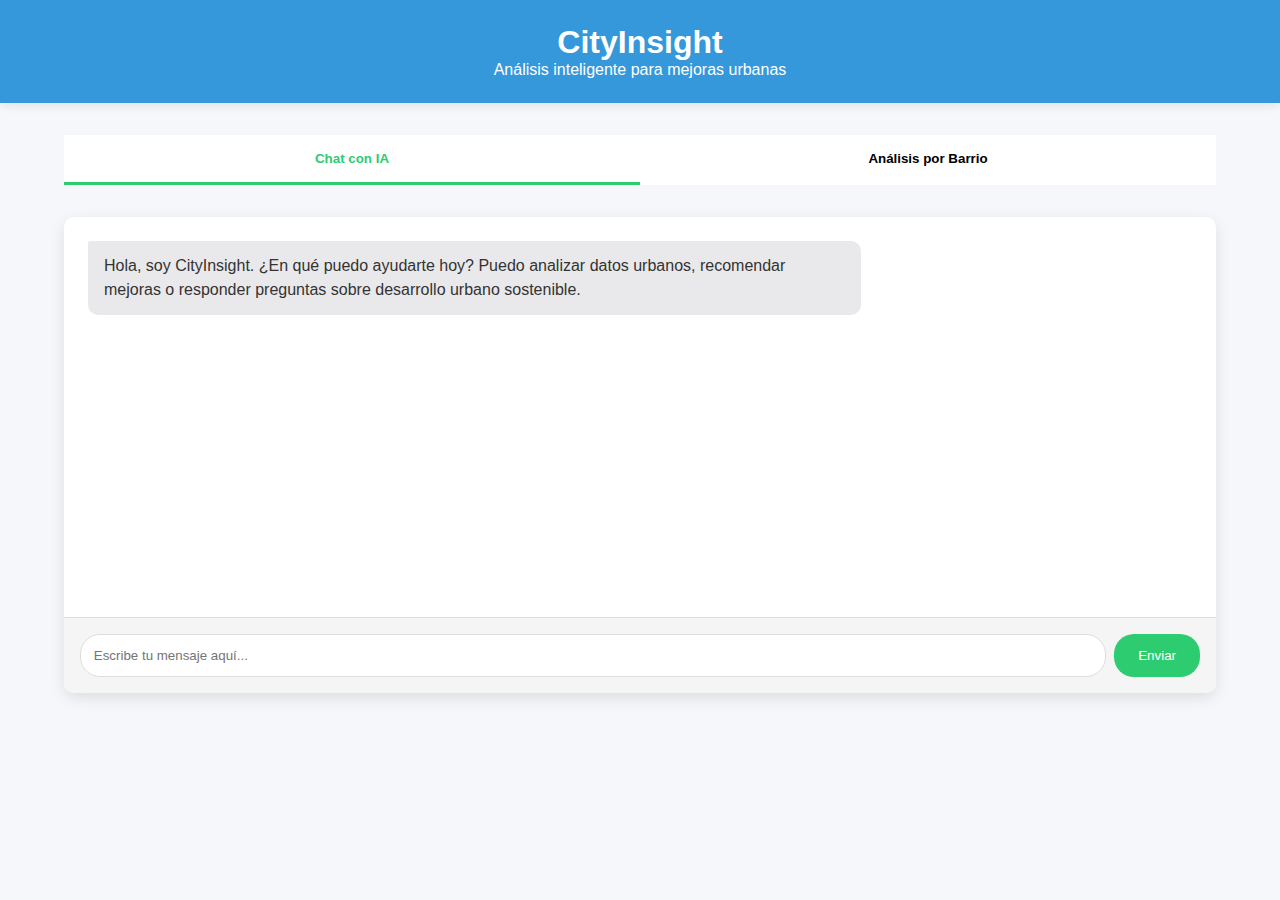
<file: analisis.html>
<!DOCTYPE html>
<html lang="es">
<head>
    <meta charset="UTF-8">
    <meta name="viewport" content="width=device-width, initial-scale=1.0">
    <title>CityInsight - Análisis de Barrios</title>
    <style>
        :root {
            --primary-color: #3498db;
            --secondary-color: #2ecc71;
            --dark-color: #2c3e50;
            --light-color: #ecf0f1;
            --accent-color: #e74c3c;
        }
        
        * {
            margin: 0;
            padding: 0;
            box-sizing: border-box;
            font-family: 'Segoe UI', Tahoma, Geneva, Verdana, sans-serif;
        }
        
        body {
            background-color: #f5f7fa;
            color: var(--dark-color);
        }
        
        header {
            background-color: var(--primary-color);
            color: white;
            padding: 1.5rem;
            text-align: center;
            box-shadow: 0 2px 10px rgba(0, 0, 0, 0.1);
        }
        
        .container {
            max-width: 1200px;
            margin: 2rem auto;
            padding: 0 1.5rem;
        }
        
        .tabs {
            display: flex;
            margin-bottom: 2rem;
        }
        
        .tab {
            padding: 1rem 2rem;
            background-color: #fff;
            border: none;
            border-bottom: 3px solid transparent;
            cursor: pointer;
            font-weight: 600;
            transition: all 0.3s;
            flex: 1;
            text-align: center;
        }
        
        .tab.active {
            border-bottom: 3px solid var(--secondary-color);
            color: var(--secondary-color);
        }
        
        .tab:hover:not(.active) {
            background-color: #f8f9fa;
            border-bottom: 3px solid #ddd;
        }
        
        .tab-content {
            display: none;
            animation: fadeIn 0.5s;
        }
        
        .tab-content.active {
            display: block;
        }
        
        /* Chat section */
        .chat-container {
            background-color: #fff;
            border-radius: 10px;
            box-shadow: 0 5px 15px rgba(0, 0, 0, 0.1);
            overflow: hidden;
        }
        
        .chat-messages {
            padding: 1.5rem;
            height: 400px;
            overflow-y: auto;
        }
        
        .message {
            margin-bottom: 1rem;
            max-width: 70%;
            padding: 0.8rem 1rem;
            border-radius: 10px;
            line-height: 1.5;
        }
        
        .user-message {
            background-color: var(--primary-color);
            color: white;
            margin-left: auto;
            border-top-right-radius: 2px;
        }
        
        .ai-message {
            background-color: #e9e9eb;
            color: #333;
            margin-right: auto;
            border-top-left-radius: 2px;
        }
        
        .chat-input {
            display: flex;
            padding: 1rem;
            background-color: #f5f5f5;
            border-top: 1px solid #ddd;
        }
        
        .chat-input input {
            flex: 1;
            padding: 0.8rem;
            border: 1px solid #ddd;
            border-radius: 20px;
            outline: none;
        }
        
        .chat-input button {
            margin-left: 0.5rem;
            padding: 0.8rem 1.5rem;
            background-color: var(--secondary-color);
            color: white;
            border: none;
            border-radius: 20px;
            cursor: pointer;
            transition: background-color 0.3s;
        }
        
        .chat-input button:hover {
            background-color: #27ae60;
        }
        
        /* Neighborhood section */
        .neighborhood-selector {
            display: flex;
            flex-wrap: wrap;
            gap: 1rem;
            margin-bottom: 2rem;
        }
        
        .neighborhood-card {
            flex: 1;
            min-width: 200px;
            background-color: #fff;
            border-radius: 10px;
            box-shadow: 0 3px 10px rgba(0, 0, 0, 0.1);
            padding: 1.5rem;
            cursor: pointer;
            transition: transform 0.3s, box-shadow 0.3s;
            text-align: center;
        }
        
        .neighborhood-card:hover {
            transform: translateY(-5px);
            box-shadow: 0 5px 15px rgba(0, 0, 0, 0.2);
        }
        
        .neighborhood-card.selected {
            border: 2px solid var(--secondary-color);
        }
        
        .neighborhood-icon {
            font-size: 2.5rem;
            color: var(--primary-color);
            margin-bottom: 1rem;
        }
        
        .analysis-container {
            background-color: #fff;
            border-radius: 10px;
            box-shadow: 0 5px 15px rgba(0, 0, 0, 0.1);
            padding: 2rem;
            margin-top: 2rem;
            display: none;
        }
        
        .analysis-header {
            display: flex;
            align-items: center;
            margin-bottom: 1.5rem;
        }
        
        .analysis-title {
            flex: 1;
        }
        
        .issues-list {
            margin-bottom: 2rem;
        }
        
        .issue-item {
            background-color: #f8f9fa;
            border-left: 4px solid var(--accent-color);
            padding: 1rem;
            margin-bottom: 1rem;
            border-radius: 0 5px 5px 0;
        }
        
        .recommendations {
            background-color: #f0f7f0;
            border-radius: 10px;
            padding: 1.5rem;
        }
        
        .recommendation-item {
            display: flex;
            align-items: flex-start;
            margin-bottom: 1rem;
        }
        
        .recommendation-icon {
            background-color: var(--secondary-color);
            color: white;
            width: 30px;
            height: 30px;
            border-radius: 50%;
            display: flex;
            align-items: center;
            justify-content: center;
            margin-right: 1rem;
            flex-shrink: 0;
        }
        
        .recommendation-text {
            flex: 1;
        }
        
        @keyframes fadeIn {
            from { opacity: 0; }
            to { opacity: 1; }
        }
        
        /* Responsive */
        @media (max-width: 768px) {
            .tabs {
                flex-direction: column;
            }
            
            .message {
                max-width: 85%;
            }
            
            .neighborhood-card {
                min-width: 100%;
            }
        }
    </style>
</head>
<body>
    <header>
        <h1>CityInsight</h1>
        <p>Análisis inteligente para mejoras urbanas</p>
    </header>
    
    <div class="container">
        <div class="tabs">
            <button class="tab active" data-tab="chat">Chat con IA</button>
            <button class="tab" data-tab="neighborhood">Análisis por Barrio</button>
        </div>
        
        <div id="chat-tab" class="tab-content active">
            <div class="chat-container">
                <div class="chat-messages">
                    <div class="message ai-message">
                        Hola, soy CityInsight. ¿En qué puedo ayudarte hoy? Puedo analizar datos urbanos, recomendar mejoras o responder preguntas sobre desarrollo urbano sostenible.
                    </div>
                </div>
                <div class="chat-input">
                    <input type="text" placeholder="Escribe tu mensaje aquí..." id="chat-input-field">
                    <button id="send-button">Enviar</button>
                </div>
            </div>
        </div>
        
        <div id="neighborhood-tab" class="tab-content">
            <h2>Selecciona un barrio para ver el análisis</h2>
            <div class="neighborhood-selector">
                <div class="neighborhood-card" data-neighborhood="centro">
                    <div class="neighborhood-icon">🏙️</div>
                    <h3>Centro Histórico</h3>
                </div>
                <div class="neighborhood-card" data-neighborhood="norte">
                    <div class="neighborhood-icon">🏡</div>
                    <h3>Zona Norte</h3>
                </div>
                <div class="neighborhood-card" data-neighborhood="este">
                    <div class="neighborhood-icon">🌆</div>
                    <h3>Distrito Este</h3>
                </div>
                <div class="neighborhood-card" data-neighborhood="sur">
                    <div class="neighborhood-icon">🏘️</div>
                    <h3>Barrio Sur</h3>
                </div>
            </div>
            
            <div id="analysis-centro" class="analysis-container">
                <div class="analysis-header">
                    <div class="analysis-title">
                        <h2>Análisis: Centro Histórico</h2>
                        <p>Última actualización: 23 de mayo, 2023</p>
                    </div>
                    <div class="analysis-status">
                        <span class="status-badge">3 problemas detectados</span>
                    </div>
                </div>
                
                <div class="issues-list">
                    <h3>Problemas Detectados</h3>
                    <div class="issue-item">
                        <h4>Escasez de espacios verdes</h4>
                        <p>Se ha detectado una proporción de espacios verdes por habitante inferior al 15% recomendado por la OMS. El Centro Histórico cuenta actualmente con solo un 7% de espacios verdes accesibles.</p>
                    </div>
                    <div class="issue-item">
                        <h4>Alta congestión vehicular</h4>
                        <p>Los datos de tráfico muestran una saturación en las principales vías durante el 65% de las horas laborables.</p>
                    </div>
                    <div class="issue-item">
                        <h4>Contaminación acústica</h4>
                        <p>Los niveles de ruido superan los límites recomendados en un 70% del área analizada.</p>
                    </div>
                </div>
                
                <div class="recommendations">
                    <h3>Recomendaciones de la IA</h3>
                    <div class="recommendation-item">
                        <div class="recommendation-icon">1</div>
                        <div class="recommendation-text">
                            <h4>Implementación de parques de bolsillo</h4>
                            <p>Transformar pequeños espacios infrautilizados en mini parques. Se han identificado 12 ubicaciones potenciales que podrían incrementar en un 5% la superficie verde del barrio.</p>
                        </div>
                    </div>
                    <div class="recommendation-item">
                        <div class="recommendation-icon">2</div>
                        <div class="recommendation-text">
                            <h4>Proyecto de techos verdes</h4>
                            <p>Programa de incentivos para la instalación de techos verdes en edificios públicos y privados. Esta iniciativa podría añadir hasta un 8% adicional de superficie verde.</p>
                        </div>
                    </div>
                    <div class="recommendation-item">
                        <div class="recommendation-icon">3</div>
                        <div class="recommendation-text">
                            <h4>Peatonalización selectiva</h4>
                            <p>Convertir calles secundarias en zonas peatonales con vegetación. Esta medida mejoraría simultáneamente la calidad del aire, reduciría la congestión y crearía nuevos espacios verdes.</p>
                        </div>
                    </div>
                </div>
            </div>
            
            <div id="analysis-norte" class="analysis-container">
                <div class="analysis-header">
                    <div class="analysis-title">
                        <h2>Análisis: Zona Norte</h2>
                        <p>Última actualización: 25 de mayo, 2023</p>
                    </div>
                    <div class="analysis-status">
                        <span class="status-badge">2 problemas detectados</span>
                    </div>
                </div>
                
                <div class="issues-list">
                    <h3>Problemas Detectados</h3>
                    <div class="issue-item">
                        <h4>Falta de parques infantiles</h4>
                        <p>A pesar de ser una zona con alta densidad de familias, la Zona Norte cuenta con solo 2 parques infantiles para una población de más de 15,000 menores de 12 años.</p>
                    </div>
                    <div class="issue-item">
                        <h4>Infraestructura deportiva insuficiente</h4>
                        <p>El análisis muestra una demanda no satisfecha de espacios para actividades deportivas al aire libre.</p>
                    </div>
                </div>
                
                <div class="recommendations">
                    <h3>Recomendaciones de la IA</h3>
                    <div class="recommendation-item">
                        <div class="recommendation-icon">1</div>
                        <div class="recommendation-text">
                            <h4>Plan de parques multifuncionales</h4>
                            <p>Desarrollar tres nuevos parques que integren zonas infantiles, áreas deportivas y espacios para mayores. Las ubicaciones óptimas serían en los sectores A3, B7 y C4 del barrio.</p>
                        </div>
                    </div>
                    <div class="recommendation-item">
                        <div class="recommendation-icon">2</div>
                        <div class="recommendation-text">
                            <h4>Reconversión de espacios abandonados</h4>
                            <p>Transformar la antigua fábrica en el sector D2 en un complejo deportivo y recreativo que podría dar servicio a más de 5,000 vecinos en un radio de 500 metros.</p>
                        </div>
                    </div>
                    <div class="recommendation-item">
                        <div class="recommendation-icon">3</div>
                        <div class="recommendation-text">
                            <h4>Corredores verdes conectores</h4>
                            <p>Implementar una red de corredores verdes que conecten los nuevos espacios recreativos, facilitando la movilidad peatonal y ciclista entre las diferentes zonas del barrio.</p>
                        </div>
                    </div>
                </div>
            </div>
            
            <div id="analysis-este" class="analysis-container">
                <div class="analysis-header">
                    <div class="analysis-title">
                        <h2>Análisis: Distrito Este</h2>
                        <p>Última actualización: 20 de mayo, 2023</p>
                    </div>
                    <div class="analysis-status">
                        <span class="status-badge">2 problemas detectados</span>
                    </div>
                </div>
                
                <div class="issues-list">
                    <h3>Problemas Detectados</h3>
                    <div class="issue-item">
                        <h4>Parques mal distribuidos</h4>
                        <p>Aunque el distrito cumple con la ratio de zona verde por habitante, el 80% de estos espacios están concentrados en el sector norte, dejando al sur sin acceso cercano a áreas verdes.</p>
                    </div>
                    <div class="issue-item">
                        <h4>Baja calidad de los espacios existentes</h4>
                        <p>El 60% de los parques existentes presentan deficiencias en mantenimiento y equipamiento.</p>
                    </div>
                </div>
                
                <div class="recommendations">
                    <h3>Recomendaciones de la IA</h3>
                    <div class="recommendation-item">
                        <div class="recommendation-icon">1</div>
                        <div class="recommendation-text">
                            <h4>Creación de microparques en el sur</h4>
                            <p>Implementar una red de pequeños parques en las plazoletas y solares disponibles del sector sur. Se han identificado 8 ubicaciones viables que podrían proporcionar acceso a zonas verdes a más de 7,000 residentes.</p>
                        </div>
                    </div>
                    <div class="recommendation-item">
                        <div class="recommendation-icon">2</div>
                        <div class="recommendation-text">
                            <h4>Plan de renovación integral</h4>
                            <p>Modernizar los parques existentes con equipamiento inclusivo, zonas sombreadas y sistemas de riego eficiente con agua reciclada.</p>
                        </div>
                    </div>
                    <div class="recommendation-item">
                        <div class="recommendation-icon">3</div>
                        <div class="recommendation-text">
                            <h4>Huertos urbanos comunitarios</h4>
                            <p>Destinar un 15% de la superficie de los nuevos espacios verdes a huertos urbanos gestionados por la comunidad, fomentando la sostenibilidad y la cohesión social.</p>
                        </div>
                    </div>
                </div>
            </div>
            
            <div id="analysis-sur" class="analysis-container">
                <div class="analysis-header">
                    <div class="analysis-title">
                        <h2>Análisis: Barrio Sur</h2>
                        <p>Última actualización: 22 de mayo, 2023</p>
                    </div>
                    <div class="analysis-status">
                        <span class="status-badge">4 problemas detectados</span>
                    </div>
                </div>
                
                <div class="issues-list">
                    <h3>Problemas Detectados</h3>
                    <div class="issue-item">
                        <h4>Grave déficit de zonas verdes</h4>
                        <p>Con solo un 3% de superficie verde, el Barrio Sur presenta el mayor déficit de la ciudad. El análisis muestra que más del 85% de los residentes no tienen acceso a un parque a menos de 10 minutos a pie.</p>
                    </div>
                    <div class="issue-item">
                        <h4>Isla de calor urbana</h4>
                        <p>La falta de vegetación contribuye a que la temperatura media sea 3.5°C superior al resto de la ciudad durante los meses de verano.</p>
                    </div>
                </div>
                
                <div class="recommendations">
                    <h3>Recomendaciones de la IA</h3>
                    <div class="recommendation-item">
                        <div class="recommendation-icon">1</div>
                        <div class="recommendation-text">
                            <h4>Creación de un parque central</h4>
                            <p>Reconvertir la antigua zona industrial en un gran parque urbano de 5 hectáreas que podría dar servicio al 60% de la población del barrio. La inversión estimada tendría un retorno positivo en salud pública en menos de 5 años.</p>
                        </div>
                    </div>
                    <div class="recommendation-item">
                        <div class="recommendation-icon">2</div>
                        <div class="recommendation-text">
                            <h4>Programa de arbolado masivo</h4>
                            <p>Plantar más de 2,000 árboles en calles y avenidas, priorizando especies autóctonas de bajo consumo hídrico y alta capacidad de sombra.</p>
                        </div>
                    </div>
                    <div class="recommendation-item">
                        <div class="recommendation-icon">3</div>
                        <div class="recommendation-text">
                            <h4>Corredores verdes escolares</h4>
                            <p>Crear entornos verdes especialmente diseñados en los accesos a los 5 centros educativos del barrio, mejorando la seguridad y el bienestar de más de 3,000 estudiantes.</p>
                        </div>
                    </div>
                </div>
            </div>
        </div>
    </div>

    <script>
        // Tab navigation
        document.querySelectorAll('.tab').forEach(tab => {
            tab.addEventListener('click', () => {
                document.querySelectorAll('.tab').forEach(t => t.classList.remove('active'));
                document.querySelectorAll('.tab-content').forEach(c => c.classList.remove('active'));
                
                tab.classList.add('active');
                document.getElementById(`${tab.dataset.tab}-tab`).classList.add('active');
            });
        });
        
        // Chat functionality
        const chatInput = document.getElementById('chat-input-field');
        const sendButton = document.getElementById('send-button');
        const chatMessages = document.querySelector('.chat-messages');
        
        const aiResponses = [
            "Basado en nuestro análisis, recomendamos aumentar las zonas verdes en el Centro Histórico implementando parques de bolsillo en espacios infrautilizados.",
            "El análisis de la Zona Norte muestra una necesidad urgente de parques infantiles. Recomendamos crear al menos 3 nuevos espacios en los próximos 12 meses.",
            "Las áreas residenciales con mayor densidad de población deberían priorizar la creación de espacios verdes multifuncionales que sirvan a diferentes grupos de edad.",
            "Nuestros datos muestran que convertir el 10% de las calles secundarias en zonas verdes peatonales mejoraría significativamente la calidad ambiental y el bienestar ciudadano.",
            "Una estrategia efectiva sería implementar un programa de incentivos para techos verdes, especialmente en edificios públicos y comerciales.",
            "El análisis de patrones de movilidad sugiere que la creación de corredores verdes podría reducir el uso del vehículo privado en un 20% para trayectos cortos."
        ];
        
        function addMessage(text, isUser) {
            const messageDiv = document.createElement('div');
            messageDiv.classList.add('message');
            messageDiv.classList.add(isUser ? 'user-message' : 'ai-message');
            messageDiv.textContent = text;
            chatMessages.appendChild(messageDiv);
            chatMessages.scrollTop = chatMessages.scrollHeight;
        }
        
        function getAIResponse() {
            const randomIndex = Math.floor(Math.random() * aiResponses.length);
            return aiResponses[randomIndex];
        }
        
        sendButton.addEventListener('click', () => {
            const message = chatInput.value.trim();
            if (message) {
                addMessage(message, true);
                chatInput.value = '';
                
                // Simulate AI thinking
                setTimeout(() => {
                    addMessage(getAIResponse(), false);
                }, 1000);
            }
        });
        
        chatInput.addEventListener('keypress', (e) => {
            if (e.key === 'Enter') {
                sendButton.click();
            }
        });
        
        // Neighborhood selection
        document.querySelectorAll('.neighborhood-card').forEach(card => {
            card.addEventListener('click', () => {
                document.querySelectorAll('.neighborhood-card').forEach(c => c.classList.remove('selected'));
                card.classList.add('selected');
                
                // Hide all analysis containers
                document.querySelectorAll('.analysis-container').forEach(container => {
                    container.style.display = 'none';
                });
                
                // Show selected neighborhood analysis
                const analysisContainer = document.getElementById(`analysis-${card.dataset.neighborhood}`);
                if (analysisContainer) {
                    analysisContainer.style.display = 'block';
                }
            });
        });
    </script>
</body>
</html></div>
</file>
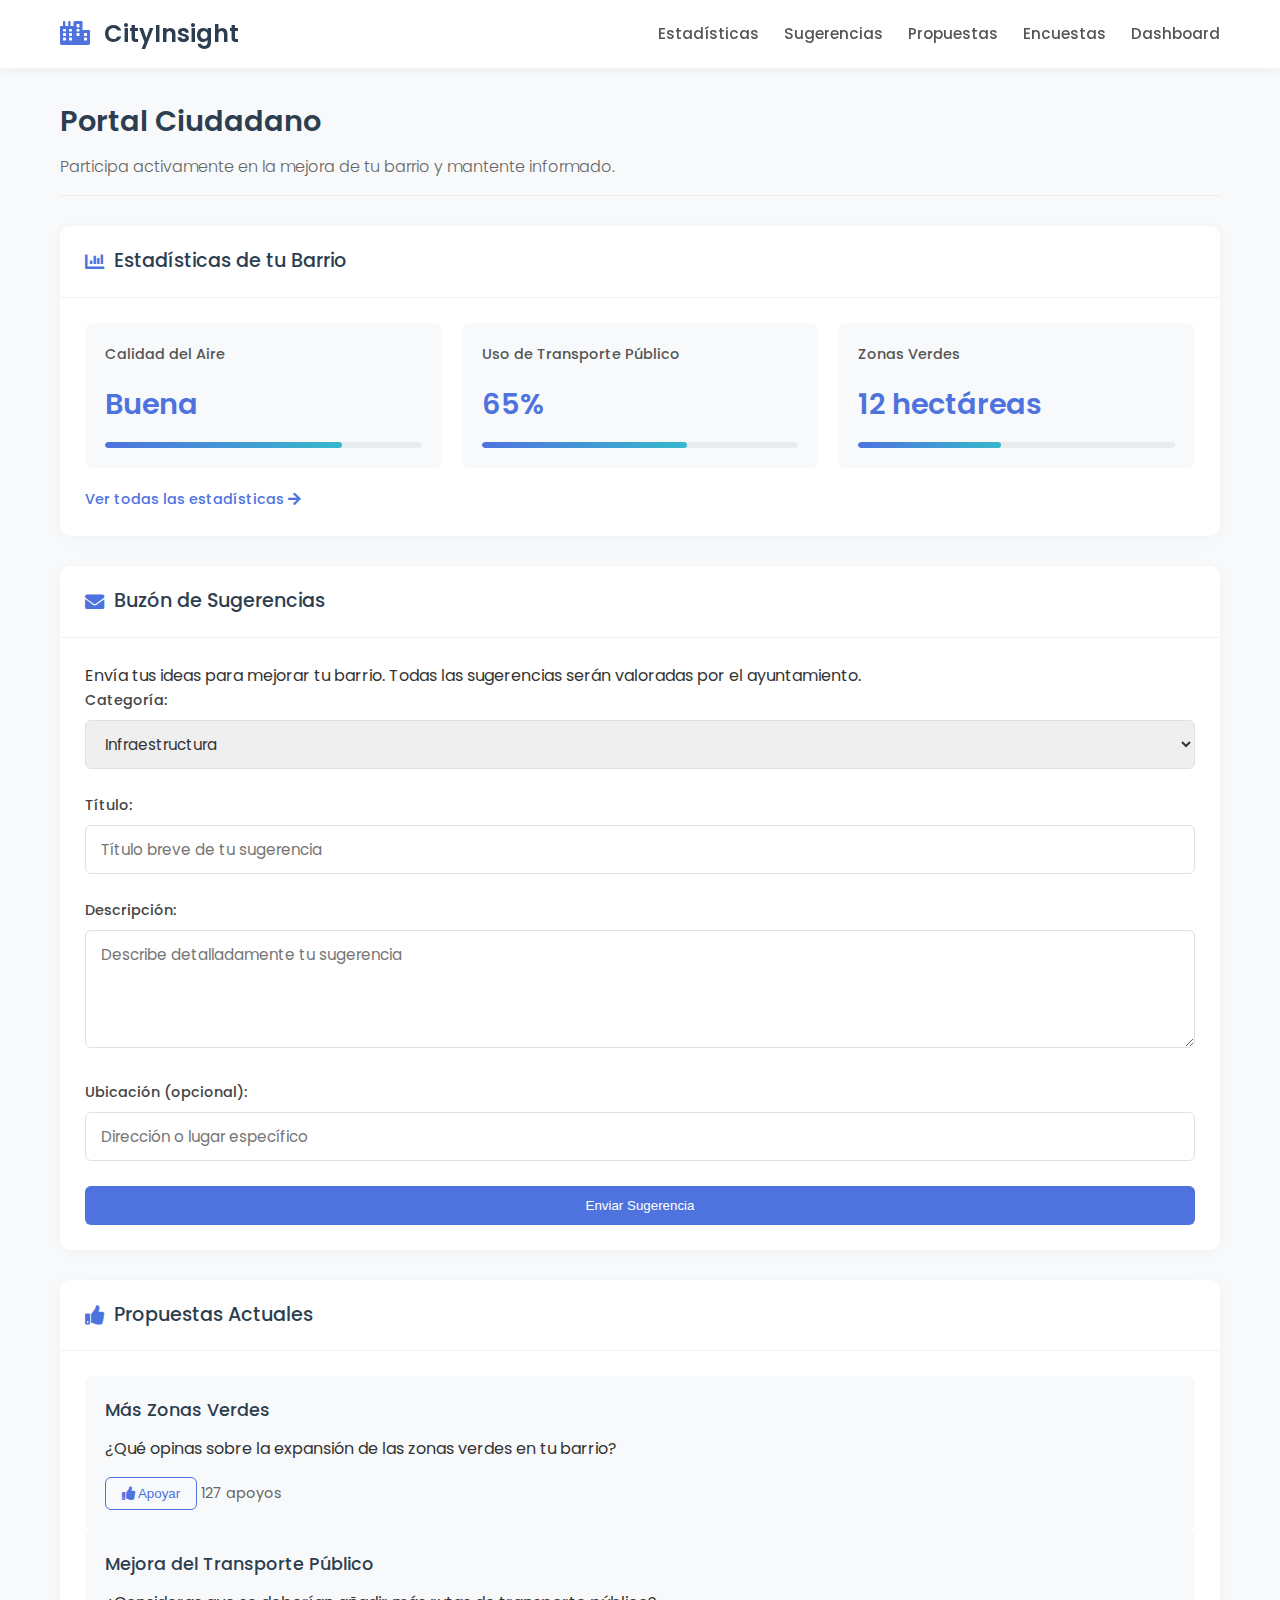
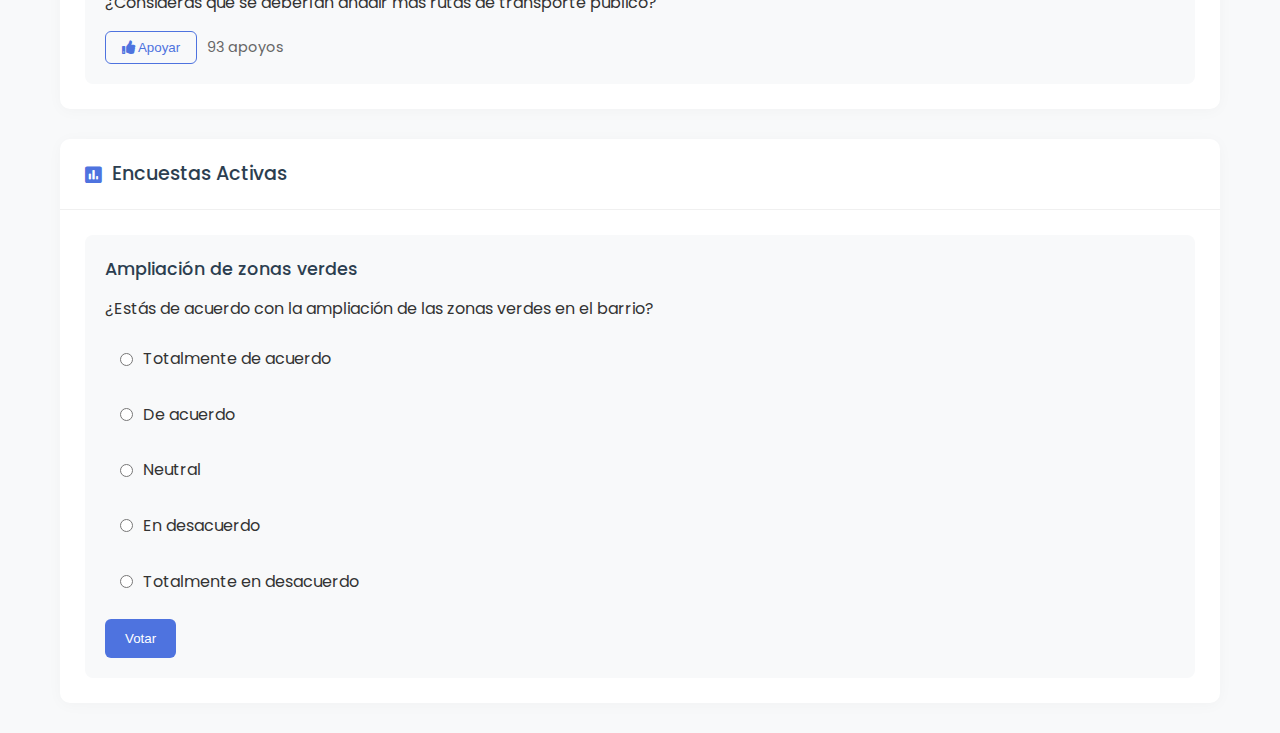
<file: ciudadano.html>
<!DOCTYPE html>
<html lang="es">

<head>
    <meta charset="UTF-8">
    <meta name="viewport" content="width=device-width, initial-scale=1.0">
    <title>Ciudadano - Gestión Urbana</title>
    <link href="https://fonts.googleapis.com/css2?family=Poppins:wght@300;400;500;600&display=swap" rel="stylesheet">
    <link rel="stylesheet" href="https://cdnjs.cloudflare.com/ajax/libs/font-awesome/5.15.4/css/all.min.css">
    <link rel="stylesheet" href="styleCiudadano.css">
</head>

<body>
    <!-- Navegación superior -->
    <nav class="top-nav">
        <div class="nav-container">
            <div class="logo">
                <i class="fas fa-city"></i> CityInsight
            </div>
            <ul class="nav-links">
                <li><a href="#estadisticas">Estadísticas</a></li>
                <li><a href="#buzon">Sugerencias</a></li>
                <li><a href="#propuestas">Propuestas</a></li>
                <li><a href="#encuestas">Encuestas</a></li>
                <li><a href="index.html">Dashboard</a></li>
            </ul>
        </div>
    </nav>

    <!-- Contenido principal -->
    <div class="main-content">
        <div class="page-header">
            <h1 class="page-title">Portal Ciudadano</h1>
            <p class="subtitle">Participa activamente en la mejora de tu barrio y mantente informado.</p>
        </div>

        <!-- Estadísticas del Barrio -->
        <section id="estadisticas" class="section">
            <div class="section-header">
                <h2 class="section-title"><i class="fas fa-chart-bar"></i> Estadísticas de tu Barrio</h2>
            </div>
            <div class="section-content">
                <div class="stats-grid">
                    <div class="stat-card">
                        <h3 class="stat-title">Calidad del Aire</h3>
                        <div class="stat-value">Buena</div>
                        <div class="stat-bar">
                            <div class="stat-progress" style="width: 75%;"></div>
                        </div>
                    </div>
                    <div class="stat-card">
                        <h3 class="stat-title">Uso de Transporte Público</h3>
                        <div class="stat-value">65%</div>
                        <div class="stat-bar">
                            <div class="stat-progress" style="width: 65%;"></div>
                        </div>
                    </div>
                    <div class="stat-card">
                        <h3 class="stat-title">Zonas Verdes</h3>
                        <div class="stat-value">12 hectáreas</div>
                        <div class="stat-bar">
                            <div class="stat-progress" style="width: 45%;"></div>
                        </div>
                    </div>
                </div>
                <a href="#" class="more-link">Ver todas las estadísticas <i class="fas fa-arrow-right"></i></a>
            </div>
        </section>

        <!-- Buzón de Sugerencias -->
        <section id="buzon" class="section">
            <div class="section-header">
                <h2 class="section-title"><i class="fas fa-envelope"></i> Buzón de Sugerencias</h2>
            </div>
            <div class="section-content">
                <p>Envía tus ideas para mejorar tu barrio. Todas las sugerencias serán valoradas por el ayuntamiento.
                </p>
                <form class="suggestion-form">
                    <div class="form-group">
                        <label for="categoria">Categoría:</label>
                        <select id="categoria" name="categoria">
                            <option value="infraestructura">Infraestructura</option>
                            <option value="transporte">Transporte</option>
                            <option value="medioambiente">Medio Ambiente</option>
                            <option value="seguridad">Seguridad</option>
                            <option value="otros">Otros</option>
                        </select>
                    </div>
                    <div class="form-group">
                        <label for="titulo">Título:</label>
                        <input type="text" id="titulo" name="titulo" placeholder="Título breve de tu sugerencia">
                    </div>
                    <div class="form-group">
                        <label for="descripcion">Descripción:</label>
                        <textarea id="descripcion" name="descripcion" rows="4"
                            placeholder="Describe detalladamente tu sugerencia"></textarea>
                    </div>
                    <div class="form-group">
                        <label for="ubicacion">Ubicación (opcional):</label>
                        <input type="text" id="ubicacion" name="ubicacion" placeholder="Dirección o lugar específico">
                    </div>
                    <button type="submit" class="btn-primary">Enviar Sugerencia</button>
                </form>
            </div>
        </section>

        <!-- Propuestas -->
        <section id="propuestas" class="section">
            <div class="section-header">
                <h2 class="section-title"><i class="fas fa-thumbs-up"></i> Propuestas Actuales</h2>
            </div>
            <div class="section-content">
                <div class="cards-grid">
                    <div class="card">
                        <h3 class="card-title">Más Zonas Verdes</h3>
                        <p>¿Qué opinas sobre la expansión de las zonas verdes en tu barrio?</p>
                        <div class="card-actions"></div>
                        <button class="btn-outline" onclick="toggleSupport(this)"><i class="fas fa-thumbs-up"></i>
                            Apoyar</button>
                        <span class="support-count" data-count="127">127 apoyos</span>
                    </div>
                </div>
                <div class="card">
                    <h3 class="card-title">Mejora del Transporte Público</h3>
                    <p>¿Consideras que se deberían añadir más rutas de transporte público?</p>
                    <div class="card-actions">
                        <button class="btn-outline" onclick="toggleSupport(this)"><i class="fas fa-thumbs-up"></i>
                            Apoyar</button>
                        <span class="support-count" data-count="93">93 apoyos</span>
                    </div>
                </div>
            </div>

        </section>

        <!-- Encuestas -->
        <section id="encuestas" class="section">
            <div class="section-header">
                <h2 class="section-title"><i class="fas fa-poll"></i> Encuestas Activas</h2>
            </div>
            <div class="section-content">
                <div class="cards-grid">
                    <div class="card">
                        <h3 class="card-title">Ampliación de zonas verdes</h3>
                        <p>¿Estás de acuerdo con la ampliación de las zonas verdes en el barrio?</p>
                        <div class="poll-options">
                            <label class="poll-option"><input type="radio" name="encuesta1"> Totalmente de
                                acuerdo</label>
                            <label class="poll-option"><input type="radio" name="encuesta1"> De acuerdo</label>
                            <label class="poll-option"><input type="radio" name="encuesta1"> Neutral</label>
                            <label class="poll-option"><input type="radio" name="encuesta1"> En desacuerdo</label>
                            <label class="poll-option"><input type="radio" name="encuesta1"> Totalmente en
                                desacuerdo</label>
                        </div>
                        <button class="btn-primary">Votar</button>
                    </div>
                </div>
            </div>
        </section>
    </div>

    <script>
        function toggleSupport(button) {
            const countSpan = button.nextElementSibling;
            let count = parseInt(countSpan.getAttribute('data-count'));

            if (button.classList.contains('supported')) {
                // Remove support
                count--;
                button.classList.remove('supported');
                button.style.backgroundColor = "";
                button.style.color = "";
                button.style.borderColor = "";
                button.innerHTML = '<i class="fas fa-thumbs-up"></i> Apoyar';
            } else {
                // Add support
                count++;
                button.classList.add('supported');
                button.style.backgroundColor = "#4e73df";
                button.style.color = "white";
                button.style.borderColor = "#4e73df";
                button.innerHTML = '<i class="fas fa-thumbs-up"></i> Apoyado';
            }

            countSpan.setAttribute('data-count', count);
            countSpan.textContent = count + " apoyos";
        }
    </script>

</body>

</html>
</file>
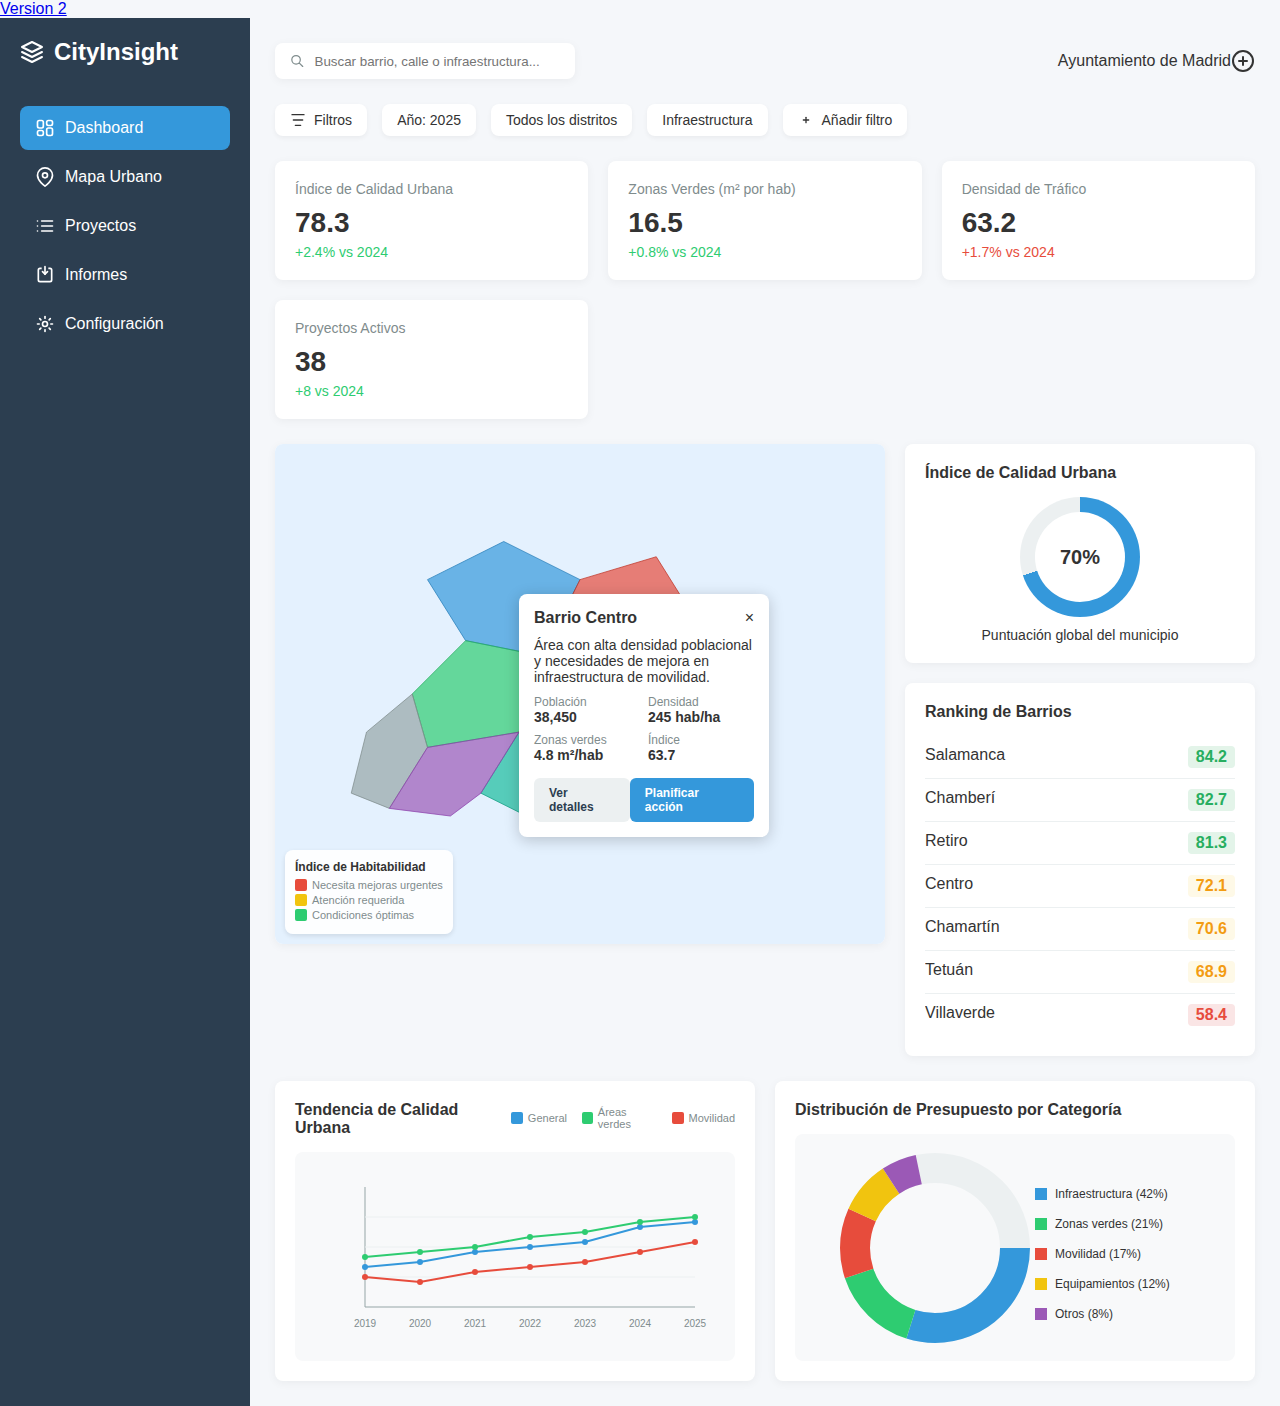
<file: indexv0.html>
<!DOCTYPE html>
<html lang="es">
<head>
  <meta charset="UTF-8">
  <meta name="viewport" content="width=device-width, initial-scale=1.0">
  <title>CityInsight - Dashboard de Gestión Urbanística</title>
  <link rel="stylesheet" href="styles.css">
</head>
<body>
  <a href="indexv2.html" class="skip-link">Version 2</a>
  <div class="container">
    <!-- Sidebar -->
    <div class="sidebar">
      <div class="logo">
        <svg width="24" height="24" viewBox="0 0 24 24" fill="none" xmlns="http://www.w3.org/2000/svg">
          <path d="M12 2L2 7L12 12L22 7L12 2Z" stroke="white" stroke-width="2" stroke-linecap="round" stroke-linejoin="round"/>
          <path d="M2 17L12 22L22 17" stroke="white" stroke-width="2" stroke-linecap="round" stroke-linejoin="round"/>
          <path d="M2 12L12 17L22 12" stroke="white" stroke-width="2" stroke-linecap="round" stroke-linejoin="round"/>
        </svg>
        <h2>CityInsight</h2>
      </div>
      
      <div class="menu-item active">
        <svg width="20" height="20" viewBox="0 0 24 24" fill="none" xmlns="http://www.w3.org/2000/svg">
          <rect x="3" y="3" width="7" height="9" rx="2" stroke="white" stroke-width="2"/>
          <rect x="3" y="15" width="7" height="6" rx="2" stroke="white" stroke-width="2"/>
          <rect x="14" y="3" width="7" height="6" rx="2" stroke="white" stroke-width="2"/>
          <rect x="14" y="12" width="7" height="9" rx="2" stroke="white" stroke-width="2"/>
        </svg>
        Dashboard
      </div>
      
      <div class="menu-item">
        <svg width="20" height="20" viewBox="0 0 24 24" fill="none" xmlns="http://www.w3.org/2000/svg">
          <path d="M21 10C21 17 12 23 12 23C12 23 3 17 3 10C3 5.02944 7.02944 1 12 1C16.9706 1 21 5.02944 21 10Z" stroke="white" stroke-width="2"/>
          <circle cx="12" cy="10" r="3" stroke="white" stroke-width="2"/>
        </svg>
        Mapa Urbano
      </div>
      
      <div class="menu-item">
        <svg width="20" height="20" viewBox="0 0 24 24" fill="none" xmlns="http://www.w3.org/2000/svg">
          <path d="M8 6H21" stroke="white" stroke-width="2" stroke-linecap="round" stroke-linejoin="round"/>
          <path d="M8 12H21" stroke="white" stroke-width="2" stroke-linecap="round" stroke-linejoin="round"/>
          <path d="M8 18H21" stroke="white" stroke-width="2" stroke-linecap="round" stroke-linejoin="round"/>
          <path d="M3 6H3.01" stroke="white" stroke-width="2" stroke-linecap="round" stroke-linejoin="round"/>
          <path d="M3 12H3.01" stroke="white" stroke-width="2" stroke-linecap="round" stroke-linejoin="round"/>
          <path d="M3 18H3.01" stroke="white" stroke-width="2" stroke-linecap="round" stroke-linejoin="round"/>
        </svg>
        Proyectos
      </div>
      
      <div class="menu-item">
        <svg width="20" height="20" viewBox="0 0 24 24" fill="none" xmlns="http://www.w3.org/2000/svg">
          <path d="M16 4H18C19.1046 4 20 4.89543 20 6V18C20 19.1046 19.1046 20 18 20H6C4.89543 20 4 19.1046 4 18V6C4 4.89543 4.89543 4 6 4H8" stroke="white" stroke-width="2"/>
          <path d="M15 8L12 11L9 8" stroke="white" stroke-width="2" stroke-linecap="round"/>
          <path d="M12 2V11" stroke="white" stroke-width="2" stroke-linecap="round"/>
        </svg>
        Informes
      </div>
      
      <div class="menu-item">
        <svg width="20" height="20" viewBox="0 0 24 24" fill="none" xmlns="http://www.w3.org/2000/svg">
          <circle cx="12" cy="12" r="3" stroke="white" stroke-width="2"/>
          <path d="M12 5V3" stroke="white" stroke-width="2" stroke-linecap="round"/>
          <path d="M12 21V19" stroke="white" stroke-width="2" stroke-linecap="round"/>
          <path d="M16.95 7.05L18.36 5.64" stroke="white" stroke-width="2" stroke-linecap="round"/>
          <path d="M5.64 18.36L7.05 16.95" stroke="white" stroke-width="2" stroke-linecap="round"/>
          <path d="M19 12H21" stroke="white" stroke-width="2" stroke-linecap="round"/>
          <path d="M3 12H5" stroke="white" stroke-width="2" stroke-linecap="round"/>
          <path d="M16.95 16.95L18.36 18.36" stroke="white" stroke-width="2" stroke-linecap="round"/>
          <path d="M5.64 5.64L7.05 7.05" stroke="white" stroke-width="2" stroke-linecap="round"/>
        </svg>
        Configuración
      </div>
    </div>
    
    <!-- Main Content -->
    <div class="main-content">
      <div class="header">
        <div class="search-bar">
          <svg width="16" height="16" viewBox="0 0 24 24" fill="none" xmlns="http://www.w3.org/2000/svg">
            <path d="M21 21L15 15M17 10C17 13.866 13.866 17 10 17C6.13401 17 3 13.866 3 10C3 6.13401 6.13401 3 10 3C13.866 3 17 6.13401 17 10Z" stroke="#7f8c8d" stroke-width="2" stroke-linecap="round" stroke-linejoin="round"/>
          </svg>
          <input type="text" placeholder="Buscar barrio, calle o infraestructura...">
        </div>
        
        <div class="user-info">
          Ayuntamiento de Madrid
          <svg width="24" height="24" viewBox="0 0 24 24" fill="none" xmlns="http://www.w3.org/2000/svg">
            <circle cx="12" cy="12" r="10" stroke="#333" stroke-width="2"/>
            <path d="M12 8V16" stroke="#333" stroke-width="2" stroke-linecap="round"/>
            <path d="M8 12H16" stroke="#333" stroke-width="2" stroke-linecap="round"/>
          </svg>
        </div>
      </div>
      
      <div class="filter-bar">
        <div class="filter-item">
          <svg width="16" height="16" viewBox="0 0 24 24" fill="none" xmlns="http://www.w3.org/2000/svg">
            <path d="M3 4H21" stroke="#333" stroke-width="2" stroke-linecap="round"/>
            <path d="M5 12H19" stroke="#333" stroke-width="2" stroke-linecap="round"/>
            <path d="M8 20H16" stroke="#333" stroke-width="2" stroke-linecap="round"/>
          </svg>
          Filtros
        </div>
        <div class="filter-item">Año: 2025</div>
        <div class="filter-item">Todos los distritos</div>
        <div class="filter-item">Infraestructura</div>
        <div class="filter-item">
          <svg width="16" height="16" viewBox="0 0 24 24" fill="none" xmlns="http://www.w3.org/2000/svg">
            <path d="M12 8V16" stroke="#333" stroke-width="2" stroke-linecap="round"/>
            <path d="M8 12H16" stroke="#333" stroke-width="2" stroke-linecap="round"/>
          </svg>
          Añadir filtro
        </div>
      </div>
      
      <div class="kpi-cards">
        <div class="card kpi-card">
          <div class="kpi-title">Índice de Calidad Urbana</div>
          <div class="kpi-value">78.3</div>
          <div class="kpi-change positive">+2.4% vs 2024</div>
        </div>
        
        <div class="card kpi-card">
          <div class="kpi-title">Zonas Verdes (m² por hab)</div>
          <div class="kpi-value">16.5</div>
          <div class="kpi-change positive">+0.8% vs 2024</div>
        </div>
        
        <div class="card kpi-card">
          <div class="kpi-title">Densidad de Tráfico</div>
          <div class="kpi-value">63.2</div>
          <div class="kpi-change negative">+1.7% vs 2024</div>
        </div>
        
        <div class="card kpi-card">
          <div class="kpi-title">Proyectos Activos</div>
          <div class="kpi-value">38</div>
          <div class="kpi-change positive">+8 vs 2024</div>
        </div>
      </div>
      
      <div class="map-section">
        <div class="map-container">
          <!-- Mapa simplificado para la visualización -->
          <div style="width:100%; height:100%; background-color: #e4f1fe; position: relative;">
            <!-- Barrios representados como formas -->
            <svg width="100%" height="100%" viewBox="0 0 800 500" style="position: absolute; top: 0; left: 0;">
              <path d="M200,100 L300,50 L400,100 L350,200 L250,180 Z" fill="#3498db" fill-opacity="0.7" stroke="#2980b9"/>
              <path d="M400,100 L500,70 L550,150 L480,230 L350,200 Z" fill="#e74c3c" fill-opacity="0.7" stroke="#c0392b"/>
              <path d="M250,180 L350,200 L320,300 L200,320 L180,250 Z" fill="#2ecc71" fill-opacity="0.7" stroke="#27ae60"/>
              <path d="M350,200 L480,230 L450,320 L320,300 Z" fill="#f1c40f" fill-opacity="0.7" stroke="#f39c12"/>
              <path d="M180,250 L200,320 L150,400 L100,380 L120,300 Z" fill="#95a5a6" fill-opacity="0.7" stroke="#7f8c8d"/>
              <path d="M320,300 L450,320 L430,400 L350,420 L270,380 Z" fill="#1abc9c" fill-opacity="0.7" stroke="#16a085"/>
              <path d="M200,320 L320,300 L270,380 L230,410 L150,400 Z" fill="#9b59b6" fill-opacity="0.7" stroke="#8e44ad"/>
            </svg>
            
            <!-- Leyenda del mapa -->
            <div class="legend">
              <div class="legend-title">Índice de Habitabilidad</div>
              <div class="legend-item">
                <div class="legend-color" style="background-color: #e74c3c;"></div>
                <span>Necesita mejoras urgentes</span>
              </div>
              <div class="legend-item">
                <div class="legend-color" style="background-color: #f1c40f;"></div>
                <span>Atención requerida</span>
              </div>
              <div class="legend-item">
                <div class="legend-color" style="background-color: #2ecc71;"></div>
                <span>Condiciones óptimas</span>
              </div>
            </div>
            
            <!-- Popup de información -->
            <div class="popup">
              <div class="popup-header">
                <div class="popup-title">Barrio Centro</div>
                <div class="popup-close">×</div>
              </div>
              <div class="popup-content">
                <p>Área con alta densidad poblacional y necesidades de mejora en infraestructura de movilidad.</p>
                <div class="popup-stats">
                  <div class="popup-stat">
                    <span class="popup-stat-label">Población</span>
                    <span class="popup-stat-value">38,450</span>
                  </div>
                  <div class="popup-stat">
                    <span class="popup-stat-label">Densidad</span>
                    <span class="popup-stat-value">245 hab/ha</span>
                  </div>
                  <div class="popup-stat">
                    <span class="popup-stat-label">Zonas verdes</span>
                    <span class="popup-stat-value">4.8 m²/hab</span>
                  </div>
                  <div class="popup-stat">
                    <span class="popup-stat-label">Índice</span>
                    <span class="popup-stat-value">63.7</span>
                  </div>
                </div>
                <div class="popup-actions">
                  <div class="btn btn-secondary">Ver detalles</div>
                  <div class="btn btn-primary">Planificar acción</div>
                </div>
              </div>
            </div>
          </div>
        </div>
        
        <div class="map-sidebar">
          <div class="card">
            <div class="chart-header">
              <div class="chart-title">Índice de Calidad Urbana</div>
            </div>
            <div class="circular-progress"></div>
            <p style="text-align: center; margin-top: 10px; font-size: 14px;">Puntuación global del municipio</p>
          </div>
          
          <div class="card">
            <div class="chart-header">
              <div class="chart-title">Ranking de Barrios</div>
            </div>
            <div class="district-list">
              <div class="district-item">
                <span>Salamanca</span>
                <span class="district-score high">84.2</span>
              </div>
              <div class="district-item">
                <span>Chamberí</span>
                <span class="district-score high">82.7</span>
              </div>
              <div class="district-item">
                <span>Retiro</span>
                <span class="district-score high">81.3</span>
              </div>
              <div class="district-item">
                <span>Centro</span>
                <span class="district-score medium">72.1</span>
              </div>
              <div class="district-item">
                <span>Chamartín</span>
                <span class="district-score medium">70.6</span>
              </div>
              <div class="district-item">
                <span>Tetuán</span>
                <span class="district-score medium">68.9</span>
              </div>
              <div class="district-item">
                <span>Villaverde</span>
                <span class="district-score low">58.4</span>
              </div>
              <div class="district-item">
                <span>Puente de Vallecas</span>
                <span class="district-score low">56.2</span>
              </div>
            </div>
          </div>
        </div>
      </div>
      
      <div class="chart-section">
        <div class="card chart-container">
          <div class="chart-header">
            <div class="chart-title">Tendencia de Calidad Urbana</div>
            <div class="chart-legend">
              <div class="legend-item">
                <div class="legend-color" style="background-color: #3498db;"></div>
                <span>General</span>
              </div>
              <div class="legend-item">
                <div class="legend-color" style="background-color: #2ecc71;"></div>
                <span>Áreas verdes</span>
              </div>
              <div class="legend-item">
                <div class="legend-color" style="background-color: #e74c3c;"></div>
                <span>Movilidad</span>
              </div>
            </div>
          </div>
          <div class="chart-placeholder">
            <svg width="400" height="200" viewBox="0 0 400 200">
              <!-- Eje X -->
              <line x1="50" y1="150" x2="380" y2="150" stroke="#95a5a6" stroke-width="1"/>
              <!-- Eje Y -->
              <line x1="50" y1="30" x2="50" y2="150" stroke="#95a5a6" stroke-width="1"/>
              
              <!-- Líneas de cuadrícula -->
              <line x1="50" y1="120" x2="380" y2="120" stroke="#ecf0f1" stroke-width="1"/>
              <line x1="50" y1="90" x2="380" y2="90" stroke="#ecf0f1" stroke-width="1"/>
              <line x1="50" y1="60" x2="380" y2="60" stroke="#ecf0f1" stroke-width="1"/>
              
              <!-- Línea azul (General) -->
              <polyline points="50,110 105,105 160,95 215,90 270,85 325,70 380,65" fill="none" stroke="#3498db" stroke-width="2"/>
              <!-- Puntos de datos azules -->
              <circle cx="50" cy="110" r="3" fill="#3498db"/>
              <circle cx="105" cy="105" r="3" fill="#3498db"/>
              <circle cx="160" cy="95" r="3" fill="#3498db"/>
              <circle cx="215" cy="90" r="3" fill="#3498db"/>
              <circle cx="270" cy="85" r="3" fill="#3498db"/>
              <circle cx="325" cy="70" r="3" fill="#3498db"/>
              <circle cx="380" cy="65" r="3" fill="#3498db"/>
              
              <!-- Línea verde (Áreas verdes) -->
              <polyline points="50,100 105,95 160,90 215,80 270,75 325,65 380,60" fill="none" stroke="#2ecc71" stroke-width="2"/>
              <!-- Puntos de datos verdes -->
              <circle cx="50" cy="100" r="3" fill="#2ecc71"/>
              <circle cx="105" cy="95" r="3" fill="#2ecc71"/>
              <circle cx="160" cy="90" r="3" fill="#2ecc71"/>
              <circle cx="215" cy="80" r="3" fill="#2ecc71"/>
              <circle cx="270" cy="75" r="3" fill="#2ecc71"/>
              <circle cx="325" cy="65" r="3" fill="#2ecc71"/>
              <circle cx="380" cy="60" r="3" fill="#2ecc71"/>
              
              <!-- Línea roja (Movilidad) -->
              <polyline points="50,120 105,125 160,115 215,110 270,105 325,95 380,85" fill="none" stroke="#e74c3c" stroke-width="2"/>
              <!-- Puntos de datos rojos -->
              <circle cx="50" cy="120" r="3" fill="#e74c3c"/>
              <circle cx="105" cy="125" r="3" fill="#e74c3c"/>
              <circle cx="160" cy="115" r="3" fill="#e74c3c"/>
              <circle cx="215" cy="110" r="3" fill="#e74c3c"/>
              <circle cx="270" cy="105" r="3" fill="#e74c3c"/>
              <circle cx="325" cy="95" r="3" fill="#e74c3c"/>
              <circle cx="380" cy="85" r="3" fill="#e74c3c"/>
              
              <!-- Etiquetas eje X -->
              <text x="50" y="170" text-anchor="middle" font-size="10" fill="#7f8c8d">2019</text>
              <text x="105" y="170" text-anchor="middle" font-size="10" fill="#7f8c8d">2020</text>
              <text x="160" y="170" text-anchor="middle" font-size="10" fill="#7f8c8d">2021</text>
              <text x="215" y="170" text-anchor="middle" font-size="10" fill="#7f8c8d">2022</text>
              <text x="270" y="170" text-anchor="middle" font-size="10" fill="#7f8c8d">2023</text>
              <text x="325" y="170" text-anchor="middle" font-size="10" fill="#7f8c8d">2024</text>
              <text x="380" y="170" text-anchor="middle" font-size="10" fill="#7f8c8d">2025</text>
            </svg>
          </div>
        </div>
        
        <div class="card chart-container">
          <div class="chart-header">
            <div class="chart-title">Distribución de Presupuesto por Categoría</div>
          </div>
          <div class="chart-placeholder">
            <svg width="400" height="200" viewBox="0 0 400 200">
              <!-- Gráfico circular simplificado -->
              <circle cx="120" cy="100" r="80" fill="transparent" stroke="#ecf0f1" stroke-width="30"/>
              <!-- Segmentos -->
              <circle cx="120" cy="100" r="80" fill="transparent" stroke="#3498db" stroke-width="30" stroke-dasharray="150 360" stroke-dashoffset="0"/>
              <circle cx="120" cy="100" r="80" fill="transparent" stroke="#2ecc71" stroke-width="30" stroke-dasharray="75 360" stroke-dashoffset="-150"/>
              <circle cx="120" cy="100" r="80" fill="transparent" stroke="#e74c3c" stroke-width="30" stroke-dasharray="60 360" stroke-dashoffset="-225"/>
              <circle cx="120" cy="100" r="80" fill="transparent" stroke="#f1c40f" stroke-width="30" stroke-dasharray="45 360" stroke-dashoffset="-285"/>
              <circle cx="120" cy="100" r="80" fill="transparent" stroke="#9b59b6" stroke-width="30" stroke-dasharray="30 360" stroke-dashoffset="-330"/>
              
              <!-- Leyenda -->
              <rect x="220" y="40" width="12" height="12" fill="#3498db"/>
              <text x="240" y="50" font-size="12" fill="#333">Infraestructura (42%)</text>
              
              <rect x="220" y="70" width="12" height="12" fill="#2ecc71"/>
              <text x="240" y="80" font-size="12" fill="#333">Zonas verdes (21%)</text>
              
              <rect x="220" y="100" width="12" height="12" fill="#e74c3c"/>
              <text x="240" y="110" font-size="12" fill="#333">Movilidad (17%)</text>
              
              <rect x="220" y="130" width="12" height="12" fill="#f1c40f"/>
              <text x="240" y="140" font-size="12" fill="#333">Equipamientos (12%)</text>
              
              <rect x="220" y="160" width="12" height="12" fill="#9b59b6"/>
              <text x="240" y="170" font-size="12" fill="#333">Otros (8%)</text>
            </svg>
          </div>
        </div>
      </div>
    </div>
  </div>
</body>
</html>
</file>
<file: styleCiudadano.css>
/* Estilos generales */
* {
    margin: 0;
    padding: 0;
    box-sizing: border-box;
}

body {
    background-color: #f8f9fa;
    font-family: 'Poppins', sans-serif;
    color: #333;
    line-height: 1.6;
}

/* Navegación superior */
.top-nav {
    background-color: white;
    box-shadow: 0 2px 10px rgba(0, 0, 0, 0.05);
    padding: 15px 0;
    position: sticky;
    top: 0;
    z-index: 100;
}

.nav-container {
    max-width: 1200px;
    margin: 0 auto;
    display: flex;
    justify-content: space-between;
    align-items: center;
    padding: 0 20px;
}

.logo {
    font-size: 1.5rem;
    font-weight: 600;
    color: #2c3e50;
}

.logo i {
    color: #4e73df;
    margin-right: 8px;
}

.nav-links {
    display: flex;
    list-style: none;
}

.nav-links li {
    margin-left: 25px;
}

.nav-links a {
    text-decoration: none;
    color: #555;
    font-weight: 500;
    font-size: 0.95rem;
    transition: color 0.3s;
    padding-bottom: 5px;
    position: relative;
}

.nav-links a:hover {
    color: #4e73df;
}

.nav-links a::after {
    content: '';
    position: absolute;
    bottom: 0;
    left: 0;
    width: 0;
    height: 2px;
    background-color: #4e73df;
    transition: width 0.3s;
}

.nav-links a:hover::after {
    width: 100%;
}

/* Contenido principal */
.main-content {
    max-width: 1200px;
    margin: 30px auto;
    padding: 0 20px;
}

.page-header {
    margin-bottom: 30px;
    border-bottom: 1px solid #eee;
    padding-bottom: 15px;
}

.page-title {
    font-size: 1.8rem;
    font-weight: 600;
    color: #2c3e50;
    margin-bottom: 10px;
}

.subtitle {
    color: #666;
    font-weight: 300;
}

/* Secciones */
.section {
    background-color: white;
    border-radius: 10px;
    margin-bottom: 30px;
    box-shadow: 0 2px 15px rgba(0, 0, 0, 0.03);
    overflow: hidden;
}

.section-header {
    padding: 20px 25px;
    border-bottom: 1px solid #f0f0f0;
}

.section-title {
    font-size: 1.2rem;
    font-weight: 500;
    color: #2c3e50;
    display: flex;
    align-items: center;
}

.section-title i {
    color: #4e73df;
    margin-right: 10px;
}

.section-content {
    padding: 25px;
}

/* Estadísticas */
.stats-grid {
    display: grid;
    grid-template-columns: repeat(auto-fit, minmax(250px, 1fr));
    gap: 20px;
}

.stat-card {
    background-color: #f8f9fa;
    border-radius: 8px;
    padding: 20px;
    transition: transform 0.3s, box-shadow 0.3s;
}

.stat-card:hover {
    transform: translateY(-5px);
    box-shadow: 0 5px 15px rgba(0, 0, 0, 0.05);
}

.stat-title {
    font-size: 0.9rem;
    font-weight: 500;
    color: #555;
    margin-bottom: 15px;
}

.stat-value {
    font-size: 1.8rem;
    font-weight: 600;
    color: #4e73df;
    margin-bottom: 15px;
}

.stat-bar {
    height: 6px;
    background-color: #e9ecef;
    border-radius: 3px;
    overflow: hidden;
}

.stat-progress {
    height: 100%;
    background: linear-gradient(90deg, #4e73df, #36b9cc);
    border-radius: 3px;
}

.more-link {
    display: inline-block;
    margin-top: 20px;
    color: #4e73df;
    text-decoration: none;
    font-weight: 500;
    font-size: 0.9rem;
    transition: color 0.3s;
}

.more-link:hover {
    color: #2e59d9;
    text-decoration: underline;
}

/* Formulario de sugerencias */
.suggestion-form {
    display: grid;
    gap: 20px;
}

.form-group {
    margin-bottom: 5px;
}

.form-group label {
    display: block;
    margin-bottom: 8px;
    font-weight: 500;
    color: #444;
    font-size: 0.9rem;
}

.form-group input,
.form-group select,
.form-group textarea {
    width: 100%;
    padding: 12px 15px;
    border: 1px solid #e0e0e0;
    border-radius: 6px;
    font-family: 'Poppins', sans-serif;
    font-size: 0.95rem;
    color: #333;
    transition: border-color 0.3s, box-shadow 0.3s;
}

.form-group input:focus,
.form-group select:focus,
.form-group textarea:focus {
    outline: none;
    border-color: #4e73df;
    box-shadow: 0 0 0 3px rgba(78, 115, 223, 0.1);
}

.btn-primary {
    background-color: #4e73df;
    color: white;
    border: none;
    padding: 12px 20px;
    border-radius: 6px;
    font-weight: 500;
    cursor: pointer;
    transition: background-color 0.3s, transform 0.3s;
}

.btn-primary:hover {
    background-color: #2e59d9;
    transform: translateY(-2px);
}

/* Propuestas y encuestas */
.cards-grid {
    display: grid;
    grid-template-columns: repeat(auto-fit, minmax(300px, 1fr));
    gap: 20px;
}

.card {
    background-color: #f8f9fa;
    border-radius: 8px;
    padding: 20px;
    transition: transform 0.3s, box-shadow 0.3s;
}

.card:hover {
    transform: translateY(-5px);
    box-shadow: 0 5px 15px rgba(0, 0, 0, 0.05);
}

.card-title {
    font-size: 1.1rem;
    font-weight: 500;
    color: #2c3e50;
    margin-bottom: 12px;
}

.card-actions {
    margin-top: 15px;
    display: flex;
    align-items: center;
    gap: 10px;
}

.btn-outline {
    background-color: transparent;
    color: #4e73df;
    border: 1px solid #4e73df;
    padding: 8px 16px;
    border-radius: 6px;
    font-weight: 500;
    cursor: pointer;
    transition: all 0.3s;
}

.btn-outline:hover {
    background-color: #4e73df;
    color: white;
}

.support-count {
    color: #666;
    font-size: 0.9rem;
}

/* Opciones encuesta */
.poll-options {
    display: flex;
    flex-direction: column;
    gap: 10px;
    margin: 15px 0;
}

.poll-option {
    display: flex;
    align-items: center;
    gap: 10px;
    padding: 10px 15px;
    border-radius: 6px;
    transition: background-color 0.2s;
    cursor: pointer;
}

.poll-option:hover {
    background-color: #f0f2f5;
}

.poll-option input {
    accent-color: #4e73df;
}
</file>
<file: styles.css>
* {
    margin: 0;
    padding: 0;
    box-sizing: border-box;
    font-family: 'Segoe UI', Tahoma, Geneva, Verdana, sans-serif;
  }
  
  body {
    background-color: #f5f7fa;
    color: #333;
  }
  
  .container {
    display: grid;
    grid-template-columns: 250px 1fr;
    min-height: 100vh;
  }
  
  .sidebar {
    background-color: #2c3e50;
    color: white;
    padding: 20px;
    display: flex;
    flex-direction: column;
  }
  
  .logo {
    display: flex;
    align-items: center;
    margin-bottom: 40px;
  }
  
  .logo svg {
    margin-right: 10px;
  }
  
  .menu-item {
    display: flex;
    align-items: center;
    padding: 12px 15px;
    margin-bottom: 5px;
    border-radius: 8px;
    cursor: pointer;
    transition: background-color 0.3s;
  }
  
  .menu-item:hover {
    background-color: #34495e;
  }
  
  .menu-item.active {
    background-color: #3498db;
  }
  
  .menu-item svg {
    margin-right: 10px;
  }
  
  .main-content {
    padding: 25px;
    overflow-y: auto;
  }
  
  .header {
    display: flex;
    justify-content: space-between;
    align-items: center;
    margin-bottom: 25px;
  }
  
  .user-info {
    display: flex;
    align-items: center;
  }
  
  .search-bar {
    background: white;
    border-radius: 8px;
    padding: 10px 15px;
    display: flex;
    align-items: center;
    box-shadow: 0 2px 10px rgba(0,0,0,0.05);
    width: 300px;
  }
  
  .search-bar input {
    border: none;
    outline: none;
    width: 100%;
    margin-left: 10px;
  }
  
  .kpi-cards {
    display: grid;
    grid-template-columns: repeat(auto-fill, minmax(250px, 1fr));
    gap: 20px;
    margin-bottom: 25px;
  }
  
  .card {
    background: white;
    border-radius: 8px;
    padding: 20px;
    box-shadow: 0 2px 10px rgba(0,0,0,0.05);
  }
  
  .kpi-card {
    display: flex;
    flex-direction: column;
  }
  
  .kpi-title {
    color: #7f8c8d;
    font-size: 14px;
    margin-bottom: 10px;
  }
  
  .kpi-value {
    font-size: 28px;
    font-weight: 700;
    margin-bottom: 5px;
  }
  
  .kpi-change {
    font-size: 14px;
    font-weight: 500;
  }
  
  .kpi-change.positive {
    color: #2ecc71;
  }
  
  .kpi-change.negative {
    color: #e74c3c;
  }
  
  .map-section {
    display: grid;
    grid-template-columns: 1fr 350px;
    gap: 20px;
    margin-bottom: 25px;
  }
  
  .map-container {
    height: 500px;
    background: white;
    border-radius: 8px;
    overflow: hidden;
    position: relative;
    box-shadow: 0 2px 10px rgba(0,0,0,0.05);
  }
  
  .map-sidebar {
    display: flex;
    flex-direction: column;
    gap: 20px;
  }
  
  .district-list {
    max-height: 300px;
    overflow-y: auto;
  }
  
  .district-item {
    display: flex;
    justify-content: space-between;
    padding: 10px 0;
    border-bottom: 1px solid #ecf0f1;
    cursor: pointer;
  }
  
  .district-item:hover {
    background-color: #f8f9fa;
  }
  
  .district-score {
    font-weight: 600;
    padding: 2px 8px;
    border-radius: 4px;
  }
  
  .district-score.high {
    background-color: #e3f4e9;
    color: #27ae60;
  }
  
  .district-score.medium {
    background-color: #fef9e7;
    color: #f39c12;
  }
  
  .district-score.low {
    background-color: #fae5e5;
    color: #e74c3c;
  }
  
  .chart-section {
    display: grid;
    grid-template-columns: repeat(auto-fill, minmax(450px, 1fr));
    gap: 20px;
  }
  
  .chart-container {
    height: 300px;
    display: flex;
    flex-direction: column;
  }
  
  .chart-header {
    display: flex;
    justify-content: space-between;
    align-items: center;
    margin-bottom: 15px;
  }
  
  .chart-title {
    font-weight: 600;
    font-size: 16px;
  }
  
  .chart-legend {
    display: flex;
    gap: 15px;
  }
  
  .legend-item {
    display: flex;
    align-items: center;
    font-size: 12px;
    color: #7f8c8d;
  }
  
  .legend-color {
    width: 12px;
    height: 12px;
    border-radius: 3px;
    margin-right: 5px;
  }
  
  .chart-placeholder {
    flex-grow: 1;
    background-color: #f8f9fa;
    border-radius: 8px;
    display: flex;
    justify-content: center;
    align-items: center;
  }
  
  .filter-bar {
    display: flex;
    gap: 15px;
    margin-bottom: 25px;
  }
  
  .filter-item {
    background: white;
    border-radius: 8px;
    padding: 8px 15px;
    font-size: 14px;
    display: flex;
    align-items: center;
    cursor: pointer;
    box-shadow: 0 2px 5px rgba(0,0,0,0.05);
  }
  
  .filter-item svg {
    margin-right: 8px;
  }

  .circular-progress {
    width: 120px;
    height: 120px;
    border-radius: 50%;
    background: conic-gradient(#3498db 70%, #ecf0f1 0);
    display: flex;
    justify-content: center;
    align-items: center;
    position: relative;
    margin: 10px auto;
  }

  .circular-progress::before {
    content: "70%";
    width: 90px;
    height: 90px;
    background: white;
    border-radius: 50%;
    display: flex;
    justify-content: center;
    align-items: center;
    font-weight: bold;
    font-size: 20px;
  }

  .legend {
    position: absolute;
    bottom: 10px;
    left: 10px;
    background: rgba(255,255,255,0.9);
    padding: 10px;
    border-radius: 8px;
    z-index: 100;
    box-shadow: 0 2px 5px rgba(0,0,0,0.1);
  }

  .legend-title {
    font-weight: 600;
    margin-bottom: 5px;
    font-size: 12px;
  }

  .legend-item {
    display: flex;
    align-items: center;
    margin-bottom: 3px;
    font-size: 11px;
  }

  .legend-color {
    width: 12px;
    height: 12px;
    margin-right: 5px;
    border-radius: 2px;
  }

  .popup {
    position: absolute;
    background: white;
    border-radius: 8px;
    padding: 15px;
    box-shadow: 0 3px 15px rgba(0,0,0,0.2);
    width: 250px;
    top: 30%;
    left: 40%;
    z-index: 1000;
  }

  .popup-header {
    display: flex;
    justify-content: space-between;
    margin-bottom: 10px;
  }

  .popup-title {
    font-weight: 700;
  }

  .popup-close {
    cursor: pointer;
  }

  .popup-content {
    font-size: 14px;
  }

  .popup-stats {
    margin-top: 10px;
    display: grid;
    grid-template-columns: 1fr 1fr;
    gap: 8px;
  }

  .popup-stat {
    display: flex;
    flex-direction: column;
  }

  .popup-stat-label {
    font-size: 12px;
    color: #7f8c8d;
  }

  .popup-stat-value {
    font-weight: 600;
  }

  .popup-actions {
    display: flex;
    justify-content: space-between;
    margin-top: 15px;
  }

  .btn {
    padding: 8px 15px;
    border-radius: 6px;
    font-size: 12px;
    font-weight: 600;
    cursor: pointer;
  }

  .btn-primary {
    background-color: #3498db;
    color: white;
  }

  .btn-secondary {
    background-color: #ecf0f1;
    color: #2c3e50;
  }
</file>
